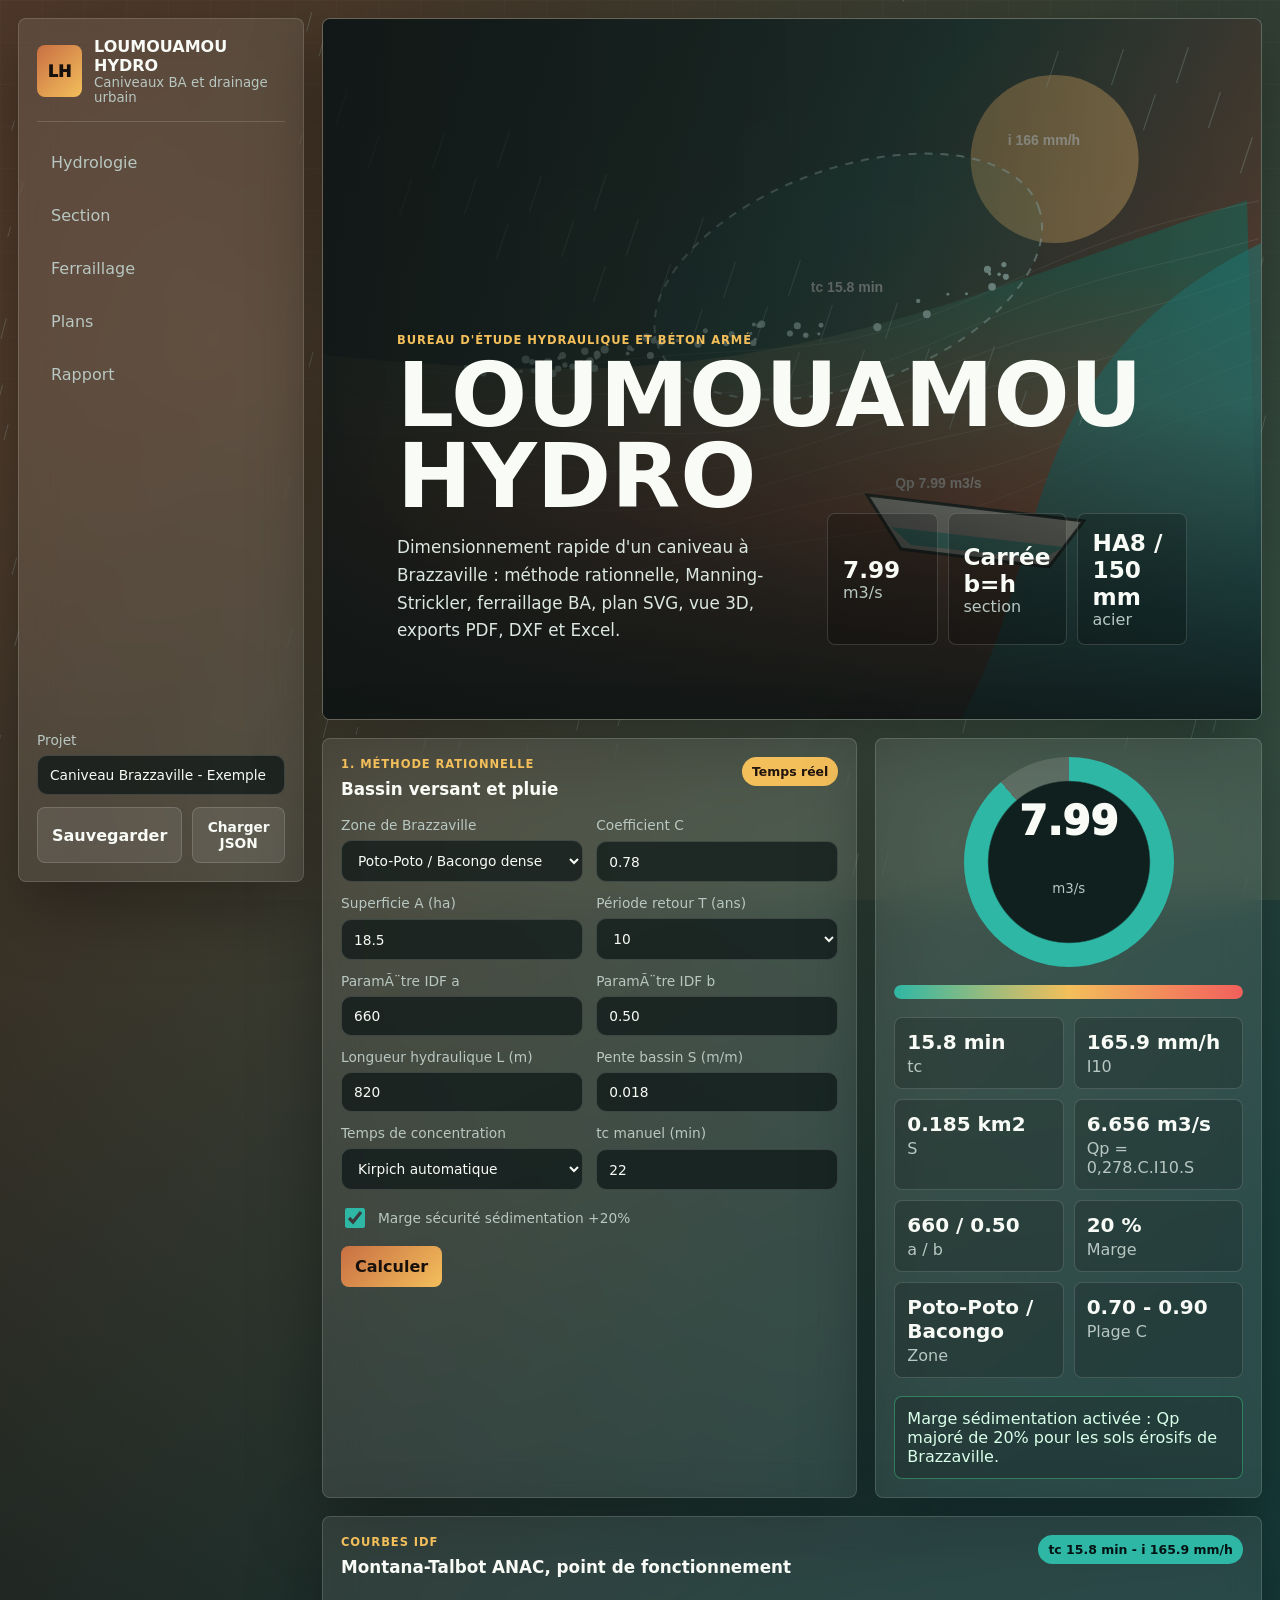
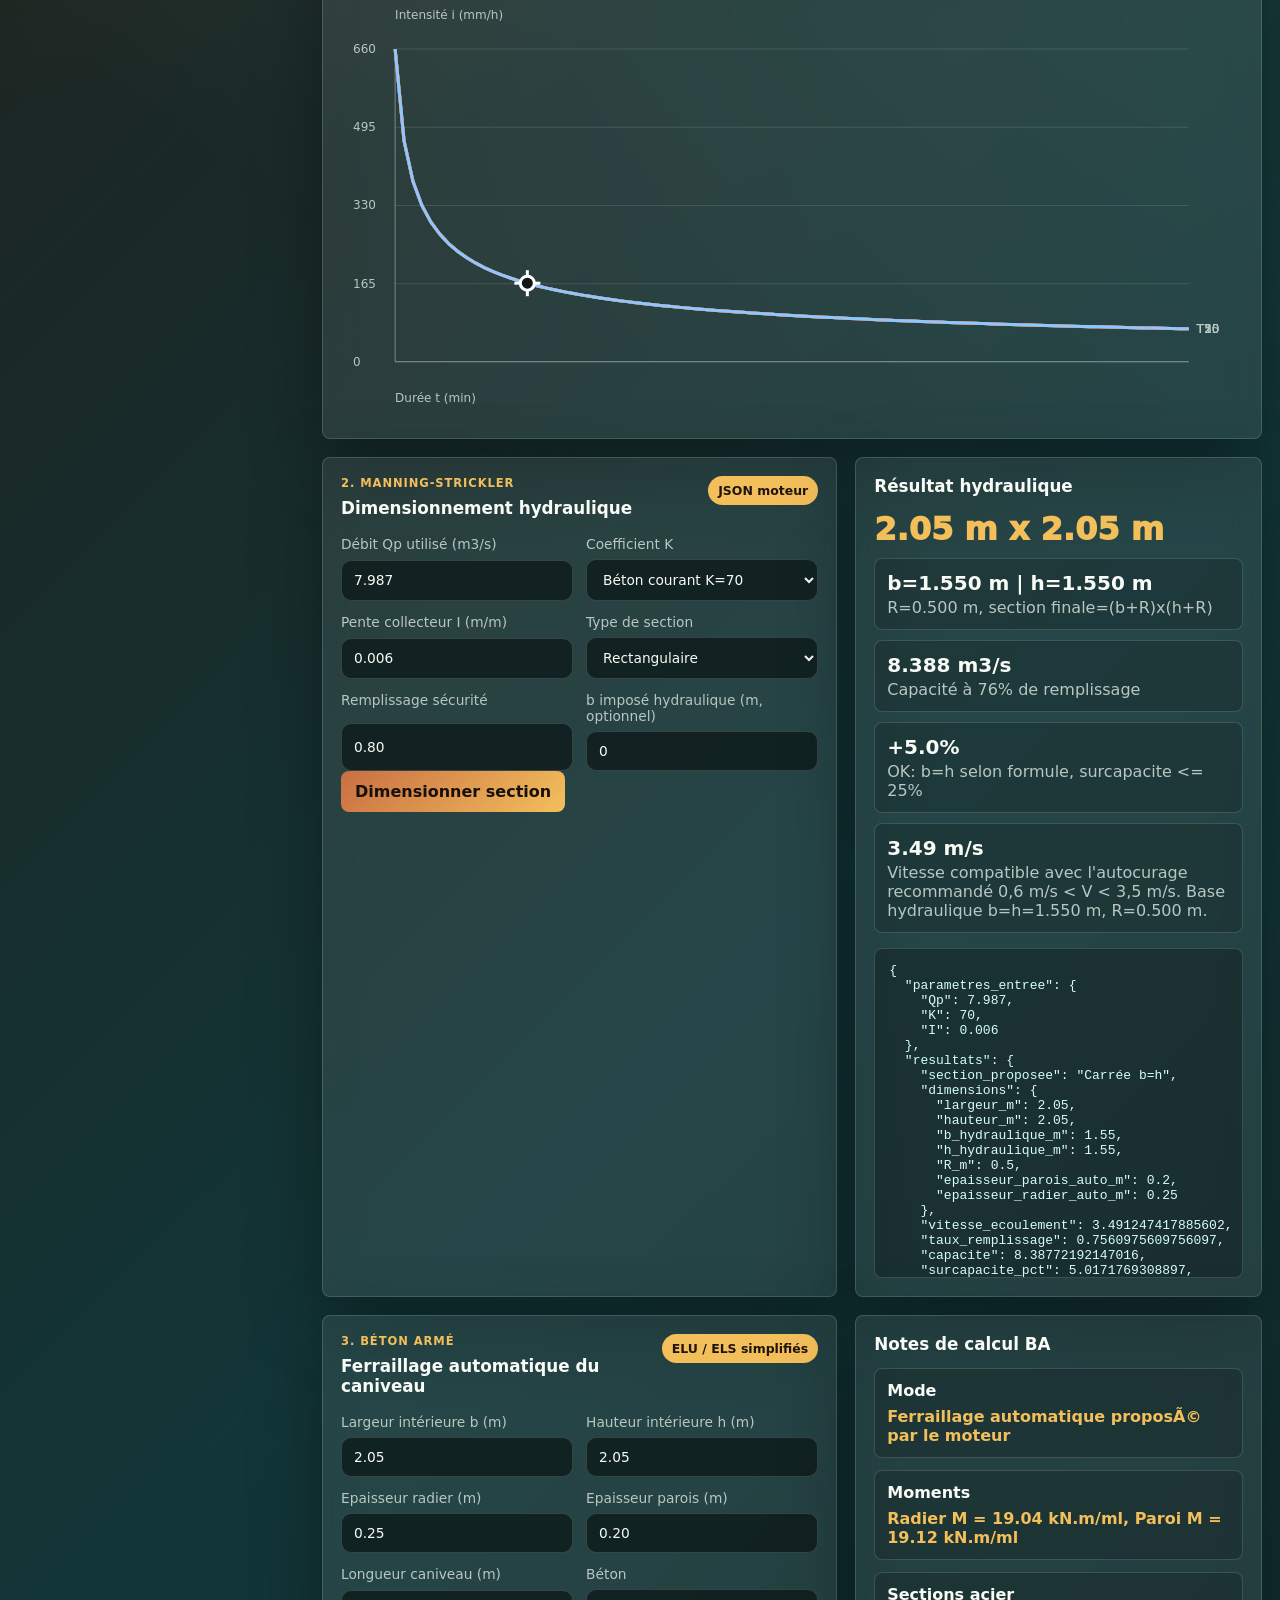
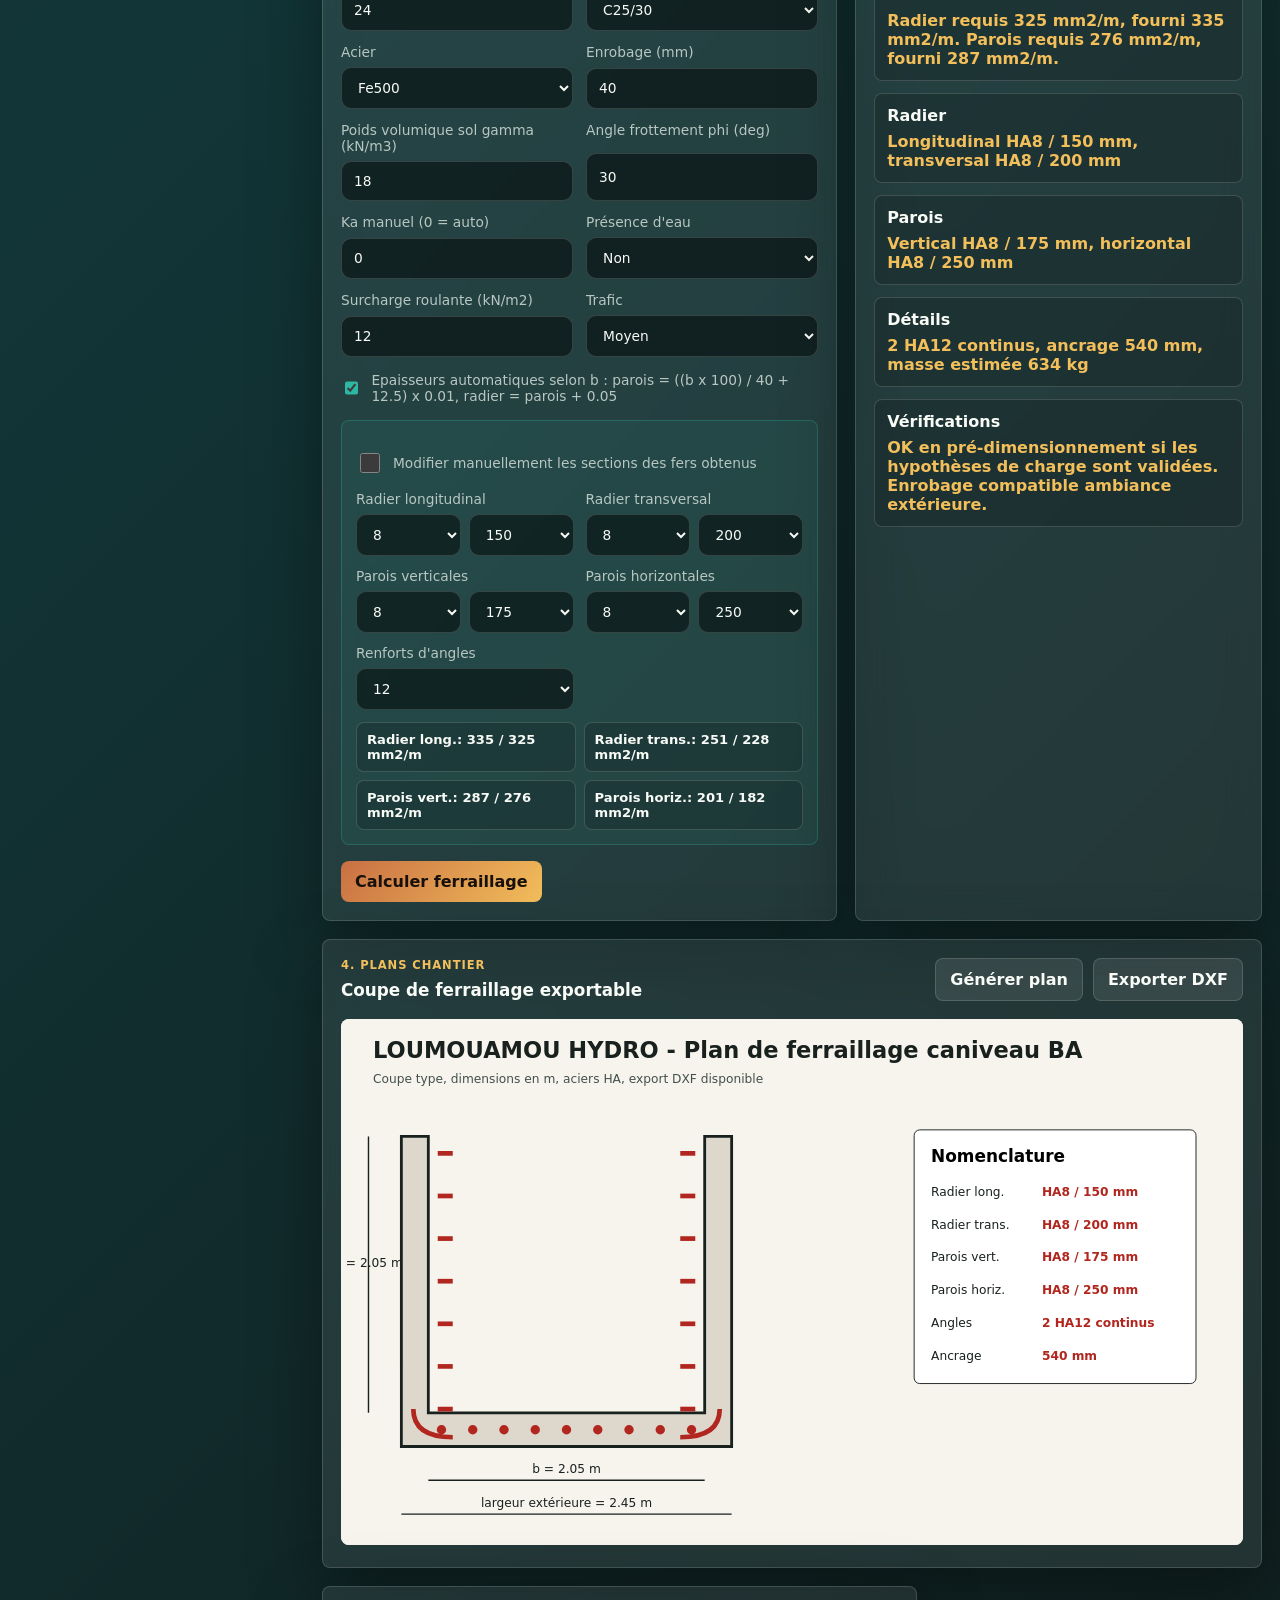
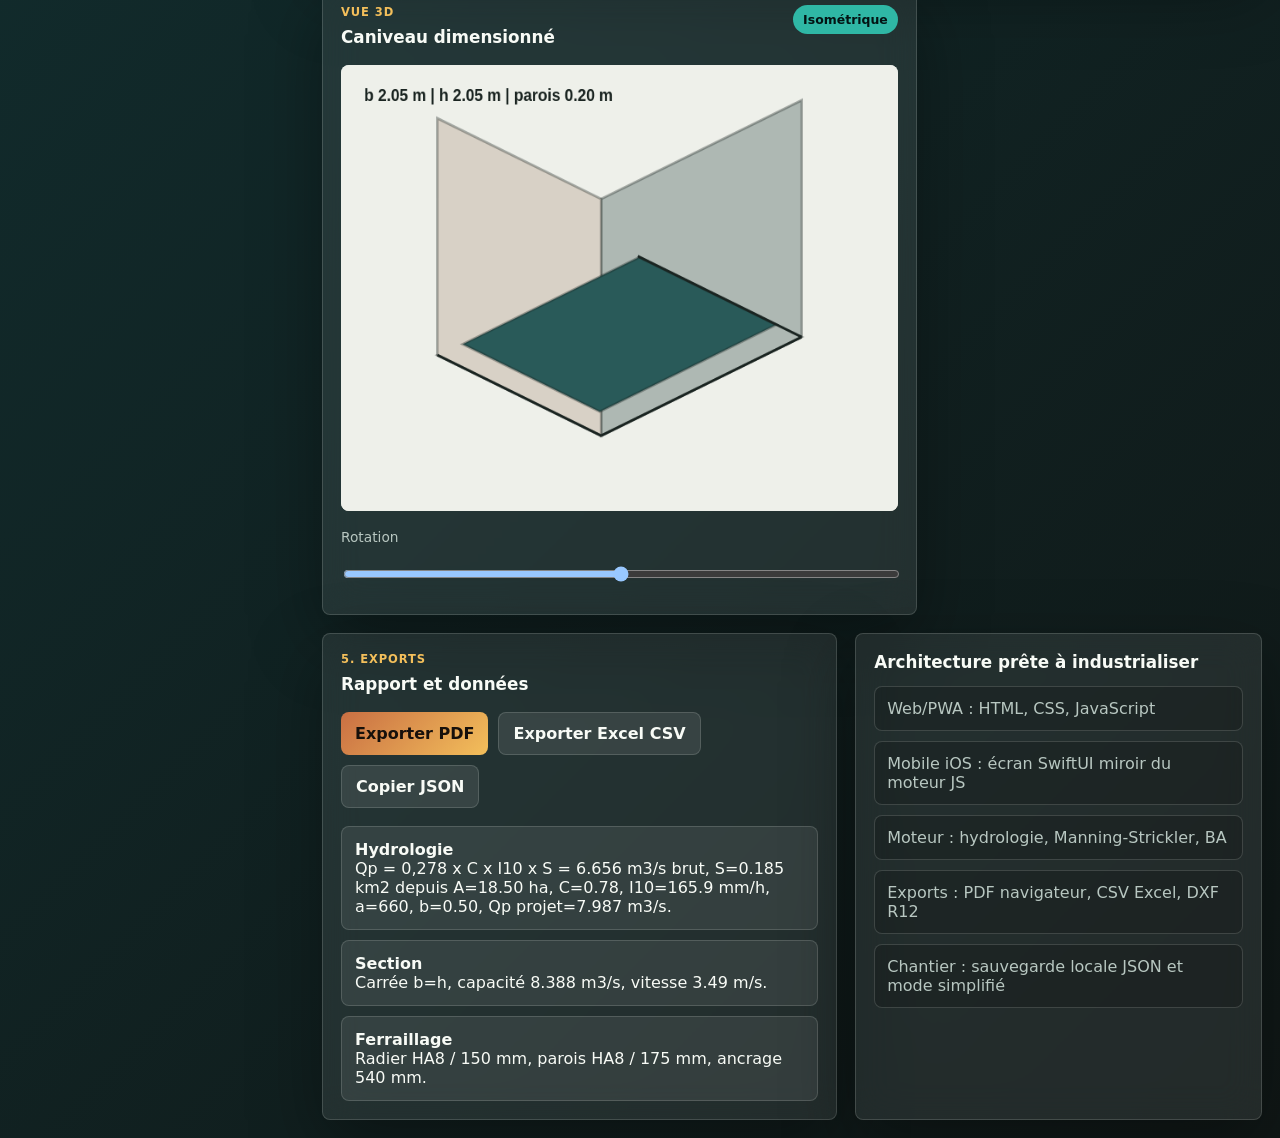
<file: index.html>
<!doctype html>
<html lang="fr">
  <head>
    <meta charset="UTF-8" />
    <meta name="viewport" content="width=device-width, initial-scale=1.0" />
    <meta name="theme-color" content="#0f2f32" />
    <title>LOUMOUAMOU HYDRO</title>
    <link rel="manifest" href="manifest.webmanifest" />
    <link rel="stylesheet" href="styles-square.css?v=14" />
  </head>
  <body>
    <canvas id="rainCanvas" aria-hidden="true"></canvas>
    <div class="atmosphere" aria-hidden="true"></div>

    <div class="app-shell">
      <aside class="sidebar">
        <div class="brand">
          <span class="brand-mark">LH</span>
          <div>
            <strong>LOUMOUAMOU HYDRO</strong>
            <small>Caniveaux BA et drainage urbain</small>
          </div>
        </div>
        <nav class="nav" aria-label="Modules">
          <a href="#hydro">Hydrologie</a>
          <a href="#section">Section</a>
          <a href="#ferraillage">Ferraillage</a>
          <a href="#plans">Plans</a>
          <a href="#rapport">Rapport</a>
        </nav>
        <div class="project-box">
          <label>Projet
            <input id="projectName" value="Caniveau Brazzaville - Exemple" />
          </label>
          <div class="stack">
            <button id="saveProject" class="ghost-btn">Sauvegarder</button>
            <label class="ghost-btn file-btn">Charger JSON<input id="loadProject" type="file" accept="application/json" /></label>
          </div>
        </div>
      </aside>

      <main class="workspace">
        <header class="hero">
          <canvas id="heroCanvas" width="1200" height="620" aria-hidden="true"></canvas>
          <div class="hero-content">
            <p class="eyebrow">Bureau d'étude hydraulique et béton armé</p>
            <h1>LOUMOUAMOU HYDRO</h1>
            <p class="hero-copy">Dimensionnement rapide d'un caniveau à Brazzaville : méthode rationnelle, Manning-Strickler, ferraillage BA, plan SVG, vue 3D, exports PDF, DXF et Excel.</p>
          </div>
          <div class="hero-kpis">
            <span><strong id="heroQp">0.00</strong>m3/s</span>
            <span><strong id="heroSection">-</strong>section</span>
            <span><strong id="heroSteel">-</strong>acier</span>
          </div>
        </header>

        <section id="hydro" class="module hydro-grid">
          <div class="panel form-panel">
            <div class="section-head">
              <div>
                <p class="eyebrow">1. Méthode rationnelle</p>
                <h2>Bassin versant et pluie</h2>
              </div>
              <span id="hydroStatus" class="badge">Temps réel</span>
            </div>

            <div class="form-grid">
              <label>Zone de Brazzaville
                <select id="zone">
                  <option value="dense">Poto-Poto / Bacongo dense</option>
                  <option value="residentiel">Ouenzé / Talangaï résidentiel</option>
                  <option value="admin">Zone administrative / bitumée</option>
                  <option value="collines">Kinsoundi / collines sableuses</option>
                  <option value="manuel">Saisie manuelle</option>
                </select>
              </label>
              <label>Coefficient C
                <input id="runoffC" type="number" min="0.05" max="0.98" step="0.01" value="0.78" />
              </label>
              <label>Superficie A (ha)
                <input id="areaHa" type="number" min="0.01" step="0.01" value="18.5" />
              </label>
              <label>Période retour T (ans)
                <select id="returnPeriod">
                  <option>2</option>
                  <option>5</option>
                  <option selected>10</option>
                  <option>25</option>
                  <option>50</option>
                </select>
              </label>
              <label>ParamÃ¨tre IDF a
                <input id="intensityA" type="number" min="1" step="1" value="660" />
              </label>
              <label>ParamÃ¨tre IDF b
                <input id="intensityB" type="number" min="0.01" step="0.01" value="0.50" />
              </label>
              <label>Longueur hydraulique L (m)
                <input id="lengthL" type="number" min="5" step="1" value="820" />
              </label>
              <label>Pente bassin S (m/m)
                <input id="slopeS" type="number" min="0.001" step="0.001" value="0.018" />
              </label>
              <label>Temps de concentration
                <select id="tcMode">
                  <option value="kirpich">Kirpich automatique</option>
                  <option value="manual">Saisie manuelle</option>
                </select>
              </label>
              <label>tc manuel (min)
                <input id="tcManual" type="number" min="1" step="1" value="22" />
              </label>
            </div>

            <label class="switch">
              <input id="sedimentMargin" type="checkbox" checked />
              <span>Marge sécurité sédimentation +20%</span>
            </label>

            <button id="calculateAll" class="primary-btn">Calculer</button>
          </div>

          <div class="panel result-panel">
            <div class="result-ring">
              <span id="qpValue">0.00</span>
              <small>m3/s</small>
            </div>
            <div class="flow-bar"><span id="flowBar"></span></div>
            <div id="hydroMetrics" class="metric-grid"></div>
            <div id="warnings" class="warnings"></div>
          </div>

          <div class="panel wide">
            <div class="section-head">
              <div>
                <p class="eyebrow">Courbes IDF</p>
                <h2>Montana-Talbot ANAC, point de fonctionnement</h2>
              </div>
              <span id="idfPoint" class="badge teal">-</span>
            </div>
            <svg id="idfChart" class="chart" viewBox="0 0 900 420" role="img" aria-label="Courbes IDF Brazzaville"></svg>
          </div>
        </section>

        <section id="section" class="module section-grid">
          <div class="panel form-panel">
            <div class="section-head">
              <div>
                <p class="eyebrow">2. Manning-Strickler</p>
                <h2>Dimensionnement hydraulique</h2>
              </div>
              <span class="badge">JSON moteur</span>
            </div>
            <div class="form-grid">
              <label>Débit Qp utilisé (m3/s)
                <input id="designQp" type="number" min="0.001" step="0.001" />
              </label>
              <label>Coefficient K
                <select id="stricklerK">
                  <option value="70">Béton courant K=70</option>
                  <option value="80">Béton soigné K=80</option>
                  <option value="90">PVC / revêtement lisse K=90</option>
                </select>
              </label>
              <label>Pente collecteur I (m/m)
                <input id="collectorSlope" type="number" min="0.0005" step="0.0005" value="0.006" />
              </label>
              <label>Type de section
                <select id="sectionType">
                  <option value="rect">Rectangulaire</option>
                  <option value="circ">Circulaire</option>
                </select>
              </label>
              <label>Remplissage sécurité
                <input id="fillRatio" type="number" min="0.5" max="1" step="0.05" value="0.80" />
              </label>
              <label>b imposé hydraulique (m, optionnel)
                <input id="fixedWidth" type="number" min="0" step="0.05" value="0" />
              </label>
            </div>
            <button id="sizeSection" class="primary-btn">Dimensionner section</button>
          </div>

          <div class="panel">
            <h2>Résultat hydraulique</h2>
            <div id="sectionResult" class="big-result"></div>
            <pre id="jsonOutput" class="json-box"></pre>
          </div>
        </section>

        <section id="ferraillage" class="module reinforce-grid">
          <div class="panel form-panel">
            <div class="section-head">
              <div>
                <p class="eyebrow">3. Béton armé</p>
                <h2>Ferraillage automatique du caniveau</h2>
              </div>
              <span class="badge">ELU / ELS simplifiés</span>
            </div>
            <div class="form-grid">
              <label>Largeur intérieure b (m)
                <input id="chanB" type="number" min="0.2" step="0.05" value="0.80" />
              </label>
              <label>Hauteur intérieure h (m)
                <input id="chanH" type="number" min="0.2" step="0.05" value="0.80" />
              </label>
              <label>Epaisseur radier (m)
                <input id="slabT" type="number" min="0.10" step="0.05" value="0.20" />
              </label>
              <label>Epaisseur parois (m)
                <input id="wallT" type="number" min="0.10" step="0.05" value="0.15" />
              </label>
              <label>Longueur caniveau (m)
                <input id="chanLength" type="number" min="1" step="0.5" value="24" />
              </label>
              <label>Béton
                <select id="concreteClass">
                  <option value="20">C20/25</option>
                  <option value="25" selected>C25/30</option>
                  <option value="30">C30/37</option>
                </select>
              </label>
              <label>Acier
                <select id="steelFy">
                  <option value="400">Fe400</option>
                  <option value="500" selected>Fe500</option>
                </select>
              </label>
              <label>Enrobage (mm)
                <input id="cover" type="number" min="25" step="5" value="40" />
              </label>
              <label>Poids volumique sol gamma (kN/m3)
                <input id="soilGamma" type="number" min="10" step="0.5" value="18" />
              </label>
              <label>Angle frottement phi (deg)
                <input id="soilPhi" type="number" min="15" max="45" step="1" value="30" />
              </label>
              <label>Ka manuel (0 = auto)
                <input id="kaManual" type="number" min="0" step="0.01" value="0" />
              </label>
              <label>Présence d'eau
                <select id="waterPresence">
                  <option value="no">Non</option>
                  <option value="yes">Oui</option>
                </select>
              </label>
              <label>Surcharge roulante (kN/m2)
                <input id="trafficLoad" type="number" min="0" step="1" value="12" />
              </label>
              <label>Trafic
                <select id="trafficType">
                  <option value="leger">Léger</option>
                  <option value="moyen" selected>Moyen</option>
                  <option value="lourd">Lourd</option>
                </select>
              </label>
            </div>
            <label class="switch">
              <input id="autoThickness" type="checkbox" checked />
              <span>Epaisseurs automatiques selon b : parois = ((b x 100) / 40 + 12.5) x 0.01, radier = parois + 0.05</span>
            </label>
            <div class="manual-steel">
              <label class="switch">
                <input id="manualSteel" type="checkbox" />
                <span>Modifier manuellement les sections des fers obtenus</span>
              </label>
              <div class="manual-steel-grid">
                <label>Radier longitudinal
                  <span class="bar-picker">
                    <select id="radierMainDia" data-manual-steel><option>8</option><option>10</option><option>12</option><option>14</option><option>16</option><option>20</option><option>25</option></select>
                    <select id="radierMainSpacing" data-manual-steel><option>300</option><option>250</option><option>200</option><option>175</option><option>150</option><option>125</option><option>100</option></select>
                  </span>
                </label>
                <label>Radier transversal
                  <span class="bar-picker">
                    <select id="radierDistDia" data-manual-steel><option>8</option><option>10</option><option>12</option><option>14</option><option>16</option><option>20</option><option>25</option></select>
                    <select id="radierDistSpacing" data-manual-steel><option>300</option><option>250</option><option>200</option><option>175</option><option>150</option><option>125</option><option>100</option></select>
                  </span>
                </label>
                <label>Parois verticales
                  <span class="bar-picker">
                    <select id="wallVertDia" data-manual-steel><option>8</option><option>10</option><option>12</option><option>14</option><option>16</option><option>20</option><option>25</option></select>
                    <select id="wallVertSpacing" data-manual-steel><option>300</option><option>250</option><option>200</option><option>175</option><option>150</option><option>125</option><option>100</option></select>
                  </span>
                </label>
                <label>Parois horizontales
                  <span class="bar-picker">
                    <select id="wallHorizDia" data-manual-steel><option>8</option><option>10</option><option>12</option><option>14</option><option>16</option><option>20</option><option>25</option></select>
                    <select id="wallHorizSpacing" data-manual-steel><option>300</option><option>250</option><option>200</option><option>175</option><option>150</option><option>125</option><option>100</option></select>
                  </span>
                </label>
                <label>Renforts d'angles
                  <select id="angleDia" data-manual-steel><option>10</option><option selected>12</option><option>14</option><option>16</option><option>20</option><option>25</option></select>
                </label>
                <div id="manualSteelCheck" class="manual-steel-check"></div>
              </div>
            </div>
            <button id="calculateSteel" class="primary-btn">Calculer ferraillage</button>
          </div>

          <div class="panel">
            <h2>Notes de calcul BA</h2>
            <div id="steelResults" class="steel-list"></div>
          </div>
        </section>

        <section id="plans" class="module plans-grid">
          <div class="panel wide">
            <div class="section-head">
              <div>
                <p class="eyebrow">4. Plans chantier</p>
                <h2>Coupe de ferraillage exportable</h2>
              </div>
              <div class="actions">
                <button id="generatePlan" class="ghost-btn">Générer plan</button>
                <button id="exportDxf" class="ghost-btn">Exporter DXF</button>
              </div>
            </div>
            <svg id="planSvg" class="plan-svg" viewBox="0 0 960 560" role="img" aria-label="Plan de ferraillage"></svg>
          </div>

          <div class="panel">
            <div class="section-head">
              <div>
                <p class="eyebrow">Vue 3D</p>
                <h2>Caniveau dimensionné</h2>
              </div>
              <span class="badge teal">Isométrique</span>
            </div>
            <canvas id="threeCanvas" width="720" height="520"></canvas>
            <div class="range-row">
              <label>Rotation <input id="viewRotation" type="range" min="-35" max="35" value="0" /></label>
            </div>
          </div>
        </section>

        <section id="rapport" class="module report-grid">
          <div class="panel">
            <div class="section-head">
              <div>
                <p class="eyebrow">5. Exports</p>
                <h2>Rapport et données</h2>
              </div>
            </div>
            <div class="actions wrap">
              <button id="exportPdf" class="primary-btn">Exporter PDF</button>
              <button id="exportExcel" class="ghost-btn">Exporter Excel CSV</button>
              <button id="copyJson" class="ghost-btn">Copier JSON</button>
            </div>
            <div id="reportPreview" class="report-preview"></div>
          </div>
          <div class="panel">
            <h2>Architecture prête à industrialiser</h2>
            <div class="architecture">
              <span>Web/PWA : HTML, CSS, JavaScript</span>
              <span>Mobile iOS : écran SwiftUI miroir du moteur JS</span>
              <span>Moteur : hydrologie, Manning-Strickler, BA</span>
              <span>Exports : PDF navigateur, CSV Excel, DXF R12</span>
              <span>Chantier : sauvegarde locale JSON et mode simplifié</span>
            </div>
          </div>
        </section>
      </main>
    </div>

    <script src="app-hydro-v20.js?v=20"></script>
  </body>
</html>
</file>
<file: styles-square.css>
:root {
  color-scheme: dark;
  --bg: #111716;
  --panel: rgba(255, 255, 255, 0.082);
  --panel-strong: rgba(255, 255, 255, 0.14);
  --line: rgba(229, 237, 232, 0.17);
  --text: #f8fbf6;
  --muted: #b8c7c1;
  --terracotta: #c96f43;
  --clay: #8f3f2b;
  --teal: #2fb7a5;
  --river: #0e6f78;
  --gold: #f3bf5b;
  --danger: #f25f5c;
  --ok: #47d18c;
  --shadow: 0 24px 70px rgba(0, 0, 0, 0.35);
  font-family: Inter, ui-sans-serif, system-ui, -apple-system, BlinkMacSystemFont, "Segoe UI", sans-serif;
}

* { box-sizing: border-box; }
html { scroll-behavior: smooth; }
body {
  margin: 0;
  min-height: 100vh;
  color: var(--text);
  background:
    radial-gradient(circle at 18% 6%, rgba(201, 111, 67, .27), transparent 24%),
    radial-gradient(circle at 78% 10%, rgba(47, 183, 165, .22), transparent 26%),
    linear-gradient(135deg, #26170f 0%, #123638 46%, #101716 100%);
}

body::before {
  content: "";
  position: fixed;
  inset: 0;
  pointer-events: none;
  background-image:
    linear-gradient(rgba(255,255,255,.035) 1px, transparent 1px),
    linear-gradient(90deg, rgba(255,255,255,.03) 1px, transparent 1px);
  background-size: 42px 42px;
  mask-image: linear-gradient(to bottom, rgba(0,0,0,.7), transparent);
}

#rainCanvas, .atmosphere {
  position: fixed;
  inset: 0;
  width: 100%;
  height: 100%;
  pointer-events: none;
}

#rainCanvas { z-index: 0; opacity: .62; }
.atmosphere {
  z-index: 0;
  background: linear-gradient(120deg, rgba(255,255,255,.05), transparent 32%, rgba(243,191,91,.08));
  mix-blend-mode: screen;
}

button, input, select, textarea { font: inherit; }
button { cursor: pointer; }
input, select {
  width: 100%;
  border: 1px solid var(--line);
  border-radius: 10px;
  padding: 11px 12px;
  color: var(--text);
  background: rgba(9, 20, 20, .68);
  outline: none;
}

label { display: grid; gap: 7px; color: var(--muted); font-size: .86rem; }
h1, h2, p { margin: 0; }
h1 { font-size: clamp(2.7rem, 7vw, 6.5rem); line-height: .9; letter-spacing: 0; }
h2 { font-size: 1.05rem; letter-spacing: 0; }
small { color: var(--muted); }

.app-shell {
  position: relative;
  z-index: 1;
  display: grid;
  grid-template-columns: 286px minmax(0, 1fr);
  gap: 18px;
  padding: 18px;
}

.sidebar, .panel, .hero {
  border: 1px solid var(--line);
  background: var(--panel);
  box-shadow: var(--shadow);
  backdrop-filter: blur(18px);
}

.sidebar {
  position: sticky;
  top: 18px;
  height: calc(100vh - 36px);
  border-radius: 8px;
  padding: 18px;
  display: flex;
  flex-direction: column;
  gap: 18px;
}

.brand { display: flex; align-items: center; gap: 12px; padding-bottom: 16px; border-bottom: 1px solid var(--line); }
.brand-mark {
  width: 52px;
  height: 52px;
  display: grid;
  place-items: center;
  border-radius: 8px;
  background: linear-gradient(135deg, var(--terracotta), var(--gold));
  color: #16100c;
  font-weight: 950;
}
.brand strong, .brand small { display: block; }

.nav { display: grid; gap: 8px; }
.nav a {
  color: var(--muted);
  text-decoration: none;
  padding: 12px 13px;
  border: 1px solid transparent;
  border-radius: 8px;
}
.nav a:hover { color: var(--text); background: var(--panel-strong); border-color: var(--line); }
.project-box { margin-top: auto; display: grid; gap: 12px; }

.workspace { display: grid; gap: 18px; min-width: 0; }
.hero {
  position: relative;
  min-height: min(78vh, 720px);
  border-radius: 8px;
  padding: clamp(28px, 6vw, 74px);
  display: grid;
  align-content: end;
  grid-template-columns: minmax(0, 1fr) 360px;
  gap: 30px;
  overflow: hidden;
}

#heroCanvas {
  position: absolute;
  inset: 0;
  width: 100%;
  height: 100%;
  opacity: .88;
}

.hero::after {
  content: "";
  position: absolute;
  inset: 0;
  pointer-events: none;
  background:
    linear-gradient(90deg, rgba(17,23,22,.92) 0%, rgba(17,23,22,.66) 42%, rgba(17,23,22,.22) 100%),
    linear-gradient(0deg, rgba(17,23,22,.86) 0%, transparent 45%);
}

.hero-content,
.hero-kpis {
  position: relative;
  z-index: 1;
}

.eyebrow {
  text-transform: uppercase;
  color: var(--gold);
  font-size: .72rem;
  font-weight: 850;
  letter-spacing: .08em;
  margin-bottom: 8px;
}
.hero-copy { max-width: 780px; color: #dce7e1; margin-top: 18px; font-size: 1.05rem; line-height: 1.65; }
.hero-kpis {
  align-self: end;
  display: grid;
  grid-template-columns: repeat(3, 1fr);
  gap: 10px;
}
.hero-kpis span {
  min-height: 112px;
  display: grid;
  align-content: center;
  padding: 15px;
  border-radius: 8px;
  background: rgba(0,0,0,.22);
  border: 1px solid var(--line);
  color: var(--muted);
}
.hero-kpis strong { display: block; color: var(--text); font-size: 1.45rem; }

.module { display: grid; gap: 18px; scroll-margin-top: 18px; }
.hydro-grid { grid-template-columns: minmax(320px, .9fr) minmax(300px, .65fr); }
.section-grid, .reinforce-grid, .report-grid { grid-template-columns: minmax(320px, .95fr) minmax(300px, .75fr); }
.plans-grid { grid-template-columns: minmax(400px, 1fr) minmax(320px, .55fr); }
.panel {
  border-radius: 8px;
  padding: 18px;
  overflow: hidden;
}
.wide { grid-column: 1 / -1; }
.section-head {
  display: flex;
  align-items: flex-start;
  justify-content: space-between;
  gap: 16px;
  margin-bottom: 18px;
}

.form-grid {
  display: grid;
  grid-template-columns: repeat(2, minmax(0, 1fr));
  gap: 13px;
}
.switch {
  display: flex;
  grid-template-columns: auto 1fr;
  align-items: center;
  gap: 10px;
  margin: 15px 0;
}
.switch input { width: 20px; height: 20px; accent-color: var(--teal); }
.stack, .actions { display: flex; gap: 10px; }
.wrap { flex-wrap: wrap; }
.range-row { margin-top: 14px; }

.primary-btn, .ghost-btn {
  border: 1px solid var(--line);
  border-radius: 8px;
  padding: 11px 14px;
  font-weight: 850;
}
.primary-btn {
  background: linear-gradient(135deg, var(--terracotta), var(--gold));
  color: #17100b;
  border: 0;
}
.ghost-btn { color: var(--text); background: rgba(255,255,255,.09); }
.file-btn { position: relative; text-align: center; }
.file-btn input { position: absolute; inset: 0; opacity: 0; cursor: pointer; }

.badge {
  display: inline-flex;
  align-items: center;
  white-space: nowrap;
  padding: 7px 10px;
  border-radius: 999px;
  color: #20140d;
  background: var(--gold);
  font-size: .78rem;
  font-weight: 850;
}
.badge.teal { background: var(--teal); color: #031313; }

.result-panel { display: grid; align-content: center; gap: 18px; }
.result-ring {
  width: 210px;
  height: 210px;
  margin: 0 auto;
  border-radius: 50%;
  display: grid;
  place-items: center;
  background:
    radial-gradient(circle at center, #10201e 0 54%, transparent 55%),
    conic-gradient(var(--teal) var(--angle, 40deg), rgba(255,255,255,.12) 0);
}
.result-ring span { font-size: 2.5rem; font-weight: 950; }
.result-ring small { margin-top: -76px; }
.flow-bar { height: 14px; border-radius: 999px; background: rgba(255,255,255,.12); overflow: hidden; }
.flow-bar span { display: block; height: 100%; width: 0%; border-radius: inherit; background: linear-gradient(90deg, var(--teal), var(--gold), var(--danger)); transition: width 450ms ease; }

.metric-grid {
  display: grid;
  grid-template-columns: repeat(2, 1fr);
  gap: 10px;
}
.metric, .warning, .steel-card, .architecture span {
  padding: 12px;
  border: 1px solid var(--line);
  border-radius: 8px;
  background: rgba(0,0,0,.18);
}
.metric strong { display: block; color: var(--text); font-size: 1.25rem; margin-bottom: 3px; }
.metric span, .warning, .steel-card p, .architecture span { color: var(--muted); }
.warnings { display: grid; gap: 9px; }
.warning.critical { border-color: rgba(242,95,92,.48); color: #ffd8d6; }
.warning.ok { border-color: rgba(71,209,140,.45); color: #d9ffe9; }

.chart { width: 100%; height: auto; min-height: 360px; }
.chart text { fill: var(--muted); font-size: 12px; }
.chart .grid { stroke: rgba(255,255,255,.12); }
.chart .curve { fill: none; stroke-width: 3; }
.chart .axis { stroke: rgba(255,255,255,.38); }

.big-result {
  display: grid;
  gap: 10px;
  margin-top: 14px;
}
.big-result .headline {
  font-size: 2rem;
  font-weight: 950;
  color: var(--gold);
}
.json-box {
  margin: 15px 0 0;
  max-height: 330px;
  overflow: auto;
  padding: 14px;
  border-radius: 8px;
  background: rgba(0,0,0,.28);
  border: 1px solid var(--line);
  color: #d5fff7;
}

.steel-list { display: grid; gap: 12px; margin-top: 14px; }
.steel-card strong { display: block; color: var(--text); margin-bottom: 7px; }
.steel-card .steel-line { color: var(--gold); font-weight: 900; }

.manual-steel {
  margin: 16px 0;
  padding: 14px;
  border: 1px solid rgba(47, 183, 165, .28);
  border-radius: 8px;
  background: rgba(47, 183, 165, .08);
}
.manual-steel-grid {
  display: grid;
  grid-template-columns: repeat(2, minmax(0, 1fr));
  gap: 12px;
}
.bar-picker {
  display: grid;
  grid-template-columns: 1fr 1fr;
  gap: 8px;
}
.manual-steel-check {
  grid-column: 1 / -1;
  display: grid;
  grid-template-columns: repeat(2, minmax(0, 1fr));
  gap: 8px;
}
.manual-steel-check span {
  padding: 9px 10px;
  border-radius: 8px;
  border: 1px solid var(--line);
  background: rgba(0,0,0,.18);
  font-size: .82rem;
  font-weight: 800;
}

.plan-svg {
  width: 100%;
  min-height: 520px;
  border-radius: 8px;
  background: #f7f4ee;
  color: #19211f;
}
#threeCanvas {
  width: 100%;
  aspect-ratio: 1.25;
  border-radius: 8px;
  background: linear-gradient(#dce8e5, #f0eee6);
}

.report-preview {
  margin-top: 18px;
  display: grid;
  gap: 10px;
}
.report-preview article {
  padding: 13px;
  border-radius: 8px;
  background: rgba(255,255,255,.08);
  border: 1px solid var(--line);
}
.architecture { display: grid; gap: 10px; margin-top: 14px; }

@media (max-width: 1180px) {
  .app-shell, .hero, .hydro-grid, .section-grid, .reinforce-grid, .plans-grid, .report-grid { grid-template-columns: 1fr; }
  .sidebar { position: static; height: auto; }
  .nav { grid-template-columns: repeat(5, 1fr); display: grid; }
}

@media (max-width: 720px) {
  .app-shell { padding: 10px; }
  .hero, .panel, .sidebar { padding: 14px; }
  .form-grid, .metric-grid, .hero-kpis, .manual-steel-grid, .manual-steel-check { grid-template-columns: 1fr; }
  .nav { grid-template-columns: repeat(2, 1fr); }
  .stack, .actions { flex-direction: column; }
  h1 { font-size: 3rem; }
}
</file>
